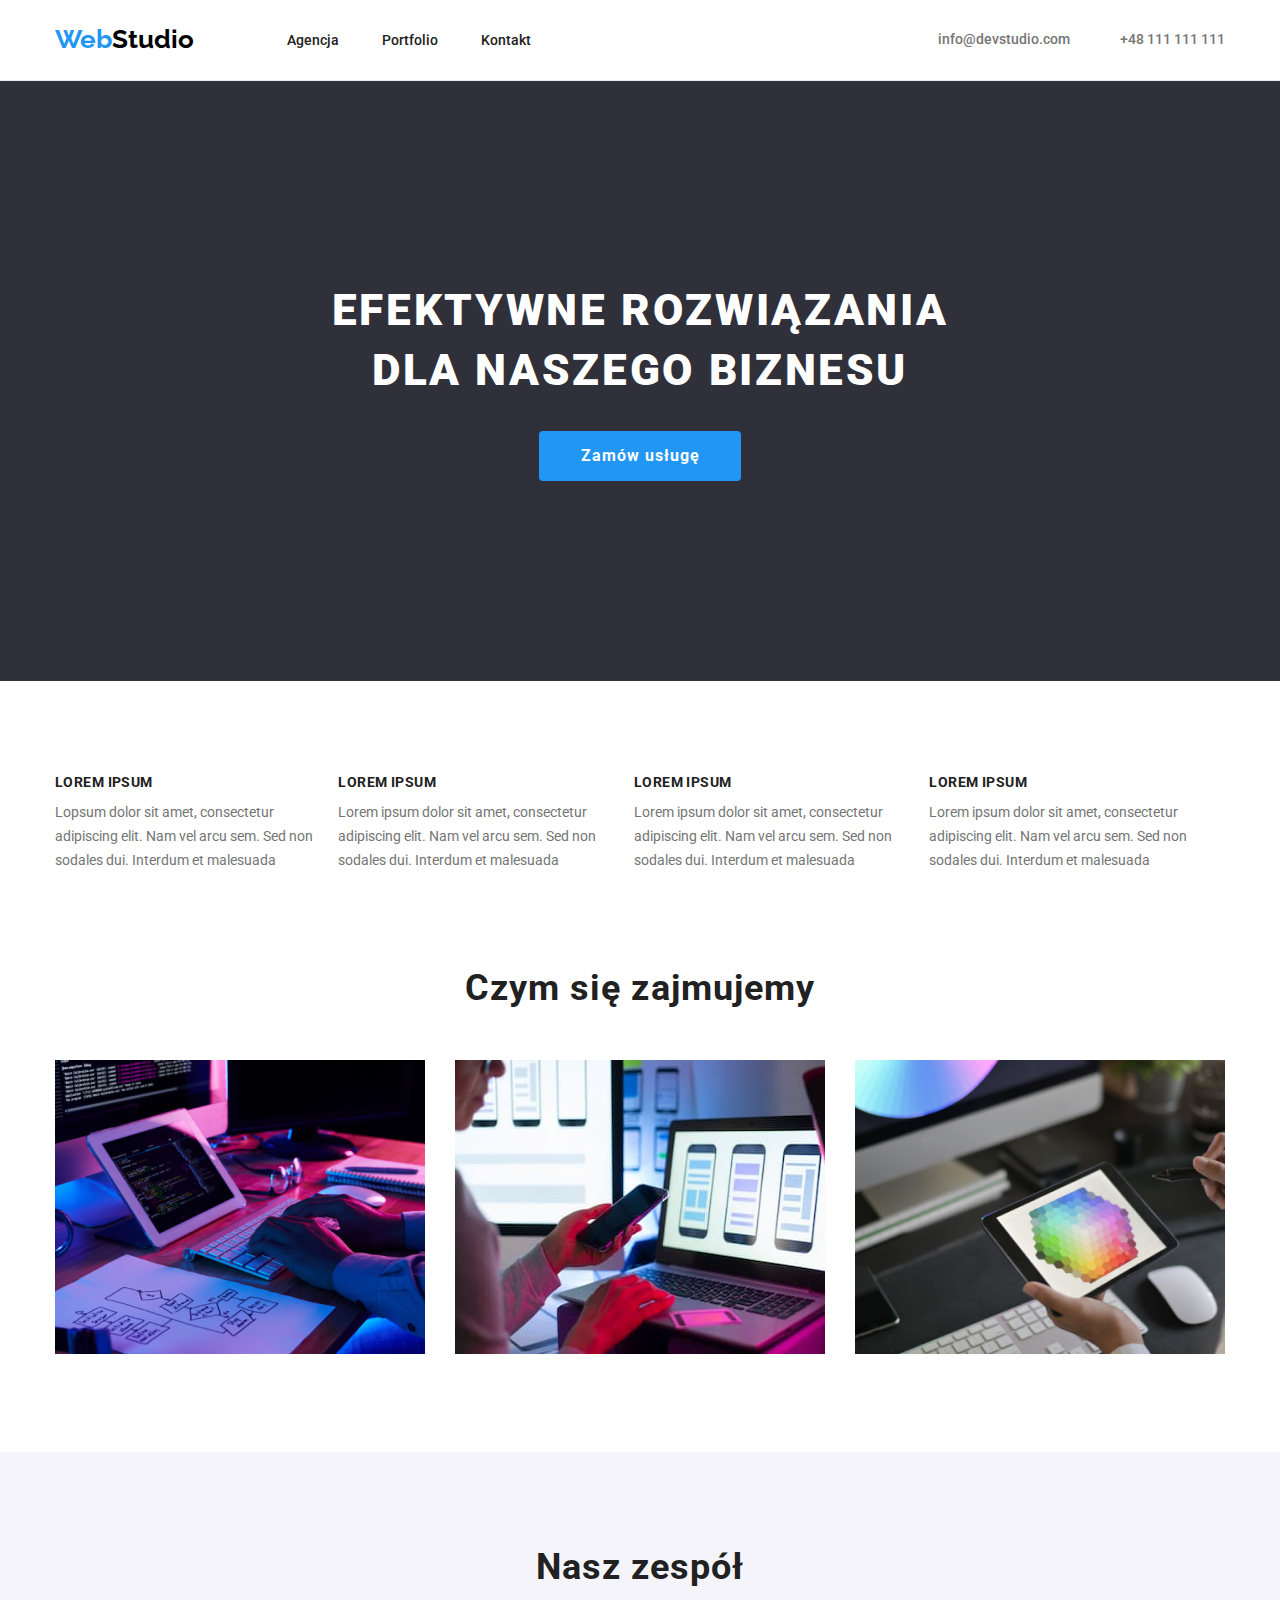
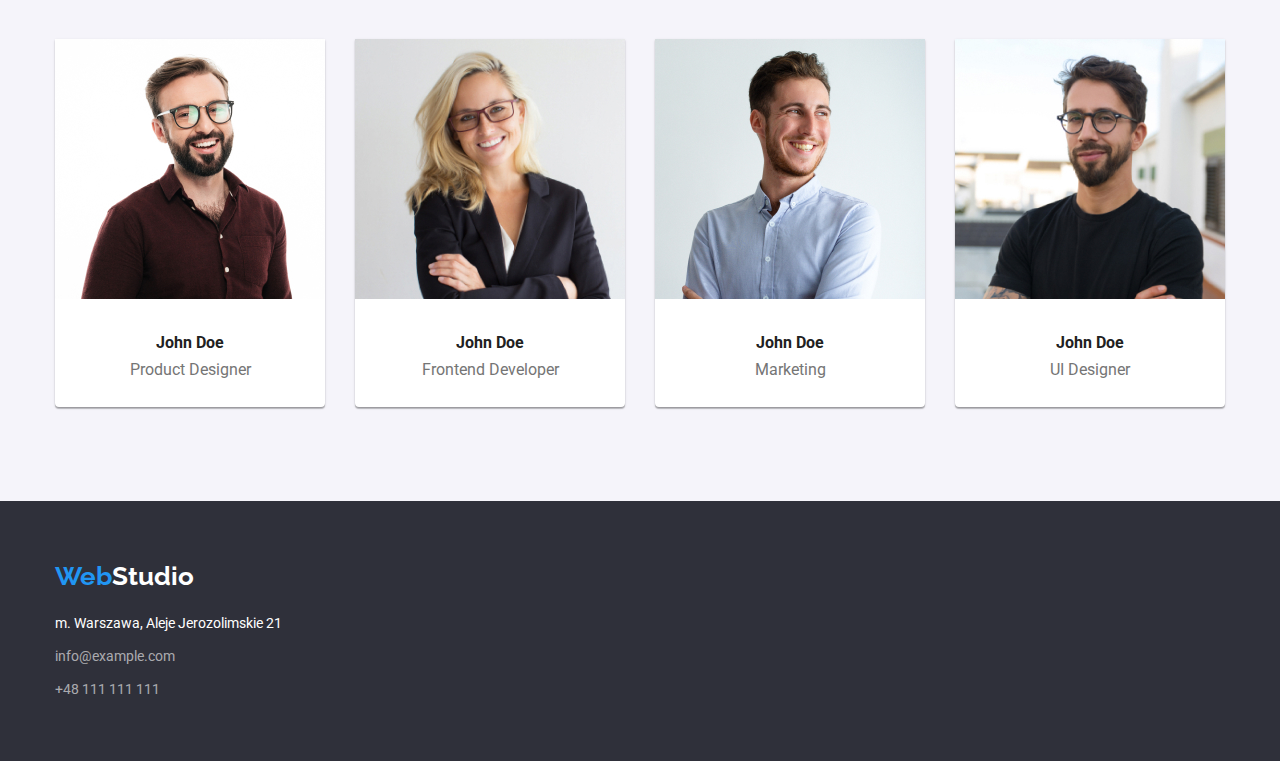
<file: index.html>
<!DOCTYPE html>
<html lang="pl">
    <head>
        <meta charset="UTF-8" />
        <meta http-equiv="X-UA-Compatible" content="IE=edge" />
        <meta name="viewport" content="width=device-width, initial-scale=1.0" />
        <title>Homework 1</title>
        <link rel="preconnect" href="https://fonts.googleapis.com" />
        <link rel="preconnect" href="https://fonts.gstatic.com" crossorigin />
        <link
            href="https://fonts.googleapis.com/css2?family=Raleway:wght@700&family=Roboto:wght@400;500;700;900&display=swap"
            rel="stylesheet"
        />
        <link
            rel="stylesheet"
            href="https://cdnjs.cloudflare.com/ajax/libs/modern-normalize/1.1.0/modern-normalize.min.css"
            integrity="sha512-wpPYUAdjBVSE4KJnH1VR1HeZfpl1ub8YT/NKx4PuQ5NmX2tKuGu6U/JRp5y+Y8XG2tV+wKQpNHVUX03MfMFn9Q=="
            crossorigin="anonymous"
            referrerpolicy="no-referrer"
        />
        <link rel="stylesheet" href="./css/styles.css" />
    </head>
    <body>
        <header class="header">
            <div class="container">
                <nav class="nav">
                    <a class="logo" href="/">
                        Web<span class="studio-black">Studio</span>
                    </a>
                    <ul class="menu-list">
                        <li>
                            <a class="menu-item" href="./index.html">Agencja</a>
                        </li>
                        <li>
                            <a class="menu-item" href="./portfolio.html"
                                >Portfolio</a
                            >
                        </li>
                        <li><a class="menu-item" href="#">Kontakt</a></li>
                    </ul>
                </nav>
                <div class="contacts">
                    <a class="contacts-item" href="mailto:info@devstudio.com">
                        info@devstudio.com</a
                    >
                    <a class="contacts-item" href="tel:+48111111111">
                        +48 111 111 111</a
                    >
                </div>
            </div>
        </header>
        <main>
            <section class="section hero">
                <div class="container">
                    <h1 class="hero-title">
                        Efektywne rozwiązania dla naszego biznesu
                    </h1>
                    <button class="hero-btn" type="button">Zamów usługę</button>
                </div>
            </section>
            <section class="section articles">
                <div class="container">
                    <ul class="articles-list">
                        <li>
                            <h3 class="articles-title">Lorem Ipsum</h3>
                            <p class="articles-items">
                                Lopsum dolor sit amet, consectetur adipiscing
                                elit. Nam vel arcu sem. Sed non sodales dui.
                                Interdum et malesuada
                            </p>
                        </li>
                        <li>
                            <h3 class="articles-title">Lorem Ipsum</h3>
                            <p class="articles-items">
                                Lorem ipsum dolor sit amet, consectetur
                                adipiscing elit. Nam vel arcu sem. Sed non
                                sodales dui. Interdum et malesuada
                            </p>
                        </li>
                        <li>
                            <h3 class="articles-title">Lorem Ipsum</h3>
                            <p class="articles-items">
                                Lorem ipsum dolor sit amet, consectetur
                                adipiscing elit. Nam vel arcu sem. Sed non
                                sodales dui. Interdum et malesuada
                            </p>
                        </li>
                        <li>
                            <h3 class="articles-title">Lorem Ipsum</h3>
                            <p class="articles-items">
                                Lorem ipsum dolor sit amet, consectetur
                                adipiscing elit. Nam vel arcu sem. Sed non
                                sodales dui. Interdum et malesuada
                            </p>
                        </li>
                    </ul>
                </div>
            </section>
            <section class="section services">
                <div class="container">
                    <h2 class="services-title">Czym się zajmujemy</h2>
                    <ul class="services-list">
                        <li class="services-photo">
                            <img
                                src="images/photo1.jpg"
                                width="370"
                                height="294"
                                alt="programming"
                            />
                        </li>
                        <li class="services-photo">
                            <img
                                src="images/photo2.jpg"
                                width="370"
                                height="294"
                                alt="smartphone and laptop"
                            />
                        </li>
                        <li class="services-photo">
                            <img
                                src="images/photo3.jpg"
                                width="370"
                                height="294"
                                alt="colors checking"
                            />
                        </li>
                    </ul>
                </div>
            </section>
            <section class="section team">
                <div class="container">
                    <h2 class="team-title">Nasz zespół</h2>
                    <ul class="team-list">
                        <li class="team-photo">
                            <img src="images/photo4.jpg" alt="photo of a man" />
                            <h3 class="employees">John Doe</h3>
                            <p class="employees-description">
                                Product Designer
                            </p>
                        </li>
                        <li class="team-photo">
                            <img
                                src="images/photo5.jpg"
                                alt="photo of a woman"
                            />
                            <h3 class="employees">John Doe</h3>
                            <p class="employees-description">
                                Frontend Developer
                            </p>
                        </li>
                        <li class="team-photo">
                            <img src="images/photo6.jpg" alt="photo of a man" />
                            <h3 class="employees">John Doe</h3>
                            <p class="employees-description">Marketing</p>
                        </li>
                        <li class="team-photo">
                            <img src="images/photo7.jpg" alt="photo of a man" />
                            <h3 class="employees">John Doe</h3>
                            <p class="employees-description">UI Designer</p>
                        </li>
                    </ul>
                </div>
            </section>
        </main>
        <footer class="footer">
            <div class="container">
                <a class="logo" href="/">
                    Web<span class="studio-white">Studio</span>
                </a>
                <address class="address-footer">
                    <span class="address"
                        >m. Warszawa, Aleje Jerozolimskie 21</span
                    >
                    <a class="contacts-footer" href="mailto:info@example.com">
                        info@example.com
                    </a>
                    <a class="contacts-footer" href="tel:+48111111111">
                        +48 111 111 111
                    </a>
                </address>
            </div>
        </footer>
    </body>
</html>
</file>
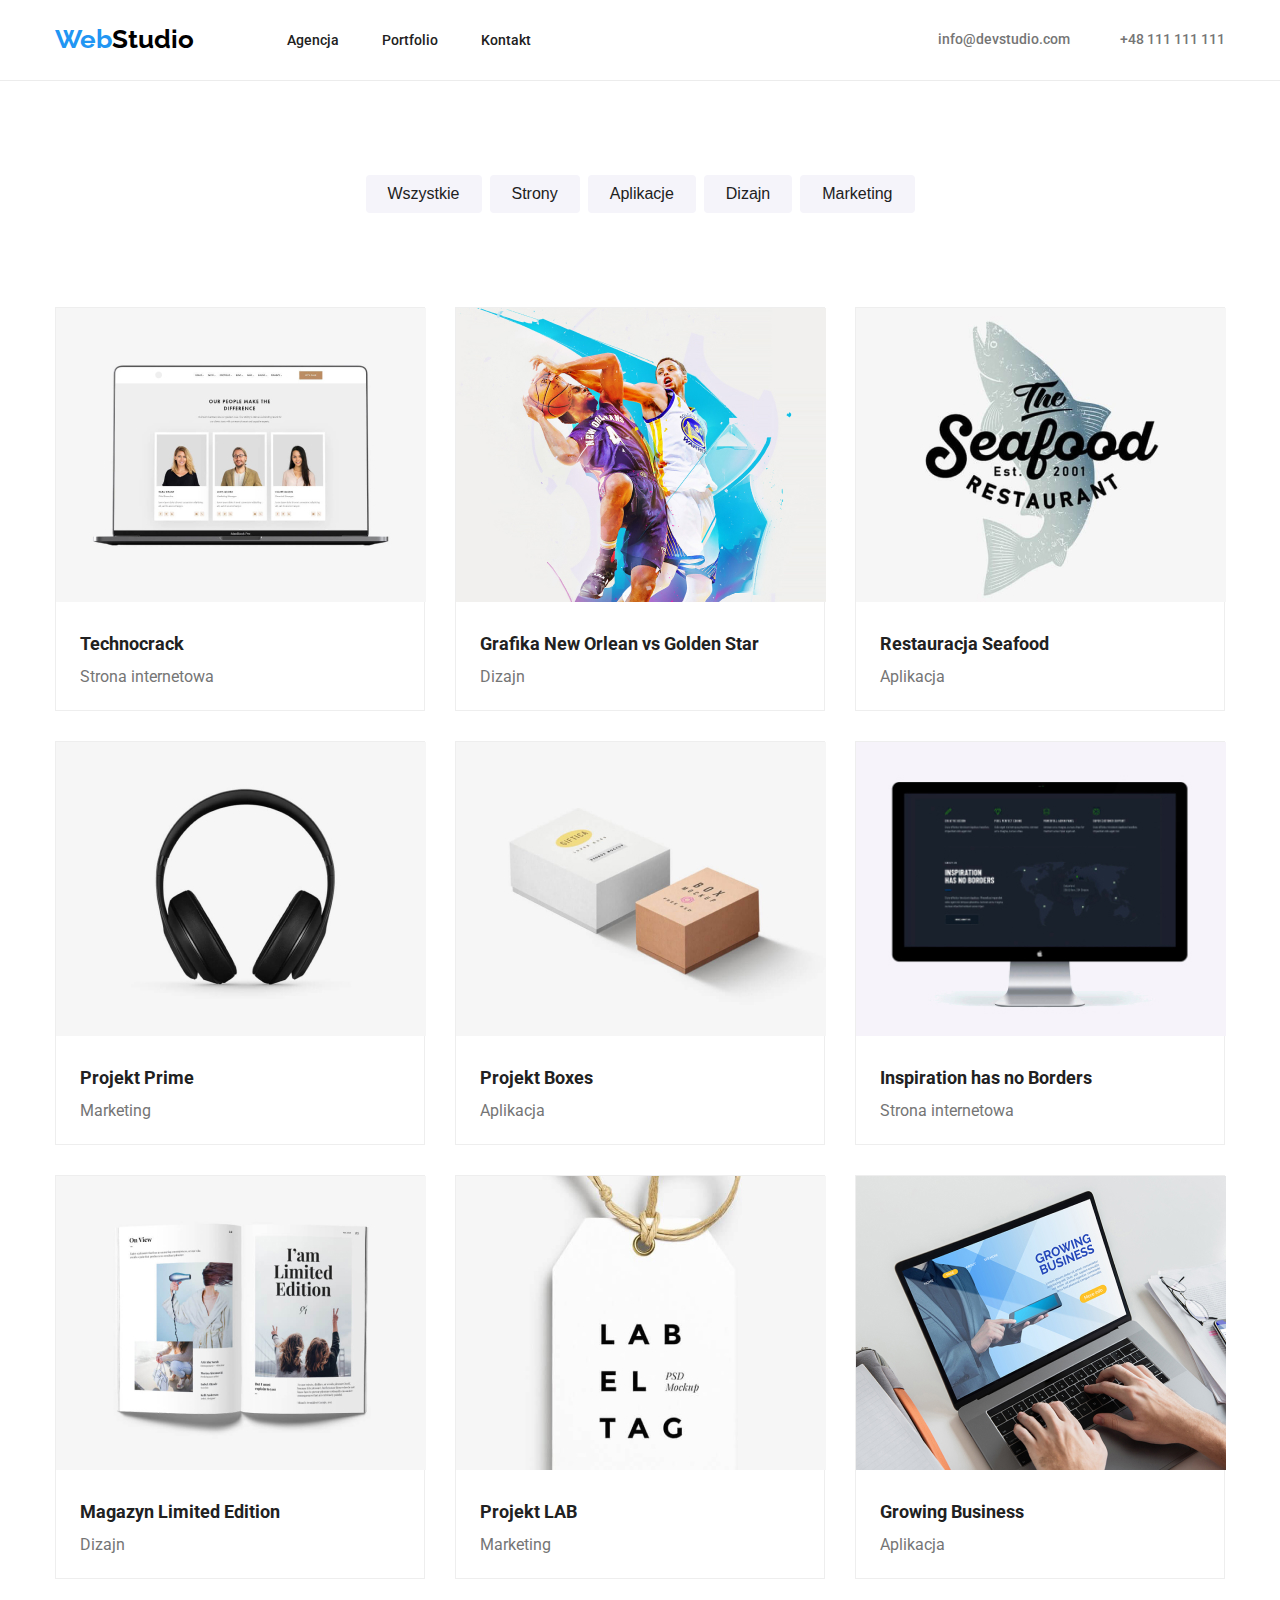
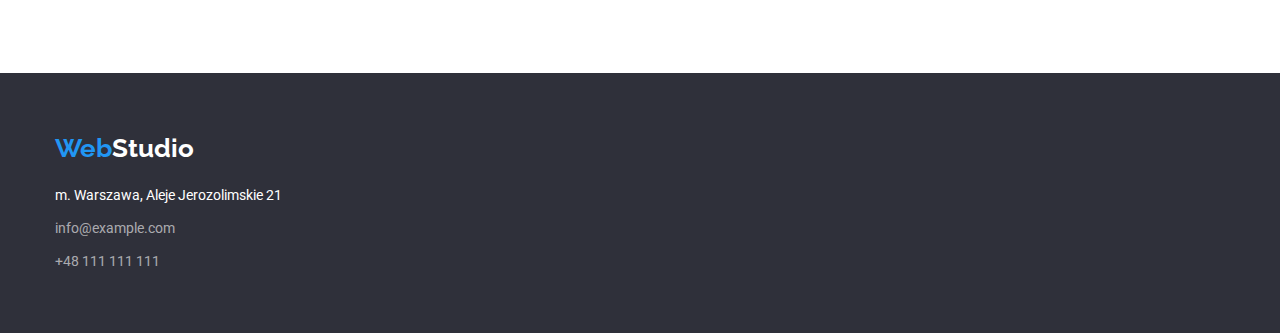
<file: portfolio.html>
<!DOCTYPE html>
<html lang="pl">
    <head class="head">
        <meta charset="UTF-8" />
        <meta http-equiv="X-UA-Compatible" content="IE=edge" />
        <meta name="viewport" content="width=device-width, initial-scale=1.0" />
        <title>Homework 2</title>
        <link rel="preconnect" href="https://fonts.googleapis.com" />
        <link rel="preconnect" href="https://fonts.gstatic.com" crossorigin />
        <link
            href="https://fonts.googleapis.com/css2?family=Raleway:wght@700&family=Roboto:wght@400;500;700;900&display=swap"
            rel="stylesheet"
        />
        <link
            rel="stylesheet"
            href="https://cdnjs.cloudflare.com/ajax/libs/modern-normalize/1.1.0/modern-normalize.min.css"
            integrity="sha512-wpPYUAdjBVSE4KJnH1VR1HeZfpl1ub8YT/NKx4PuQ5NmX2tKuGu6U/JRp5y+Y8XG2tV+wKQpNHVUX03MfMFn9Q=="
            crossorigin="anonymous"
            referrerpolicy="no-referrer"
        />
        <link rel="stylesheet" href="css/styles.css" />
    </head>
    <body>
        <header class="header">
            <div class="container">
                <nav class="nav">
                    <a class="logo" href="/">
                        Web<span class="studio-black">Studio</span>
                    </a>
                    <ul class="menu-list">
                        <li>
                            <a class="menu-item" href="./index.html">Agencja</a>
                        </li>
                        <li>
                            <a class="menu-item" href="./portfolio.html"
                                >Portfolio</a
                            >
                        </li>
                        <li><a class="menu-item" href="#">Kontakt</a></li>
                    </ul>
                </nav>
                <div class="contacts">
                    <a class="contacts-item" href="mailto:info@devstudio.com">
                        info@devstudio.com</a
                    >
                    <a class="contacts-item" href="tel:+48111111111">
                        +48 111 111 111</a
                    >
                </div>
            </div>
        </header>
        <main>
            <div class="container">
                <ul class="categories">
                    <li>
                        <button class="categories-button" type="button">
                            Wszystkie
                        </button>
                    </li>
                    <li>
                        <button class="categories-button" type="button">
                            Strony
                        </button>
                    </li>
                    <li>
                        <button class="categories-button" type="button">
                            Aplikacje
                        </button>
                    </li>
                    <li>
                        <button class="categories-button" type="button">
                            Dizajn
                        </button>
                    </li>
                    <li>
                        <button class="categories-button" type="button">
                            Marketing
                        </button>
                    </li>
                </ul>
            </div>
            <section class="section projects">
                <div class="container">
                    <ul class="projects-list">
                        <li class="procjects-photo">
                            <img src="images/picture1.jpg" alt="computer" />
                            <h3 class="project-list-name">Technocrack</h3>
                            <p class="project-list-items">Strona internetowa</p>
                        </li>
                        <li class="procjects-photo">
                            <img
                                src="images/picture2.jpg"
                                alt=" basketball players"
                            />
                            <h3 class="project-list-name">
                                Grafika New Orlean vs Golden Star
                            </h3>
                            <p class="project-list-items">Dizajn</p>
                        </li>
                        <li class="procjects-photo">
                            <img src="images/picture3.jpg" alt="logo" />
                            <h3 class="project-list-name">
                                Restauracja Seafood
                            </h3>
                            <p class="project-list-items">Aplikacja</p>
                        </li>
                        <li class="procjects-photo">
                            <img src="images/picture4.jpg" alt="headphones" />
                            <h3 class="project-list-name">Projekt Prime</h3>
                            <p class="project-list-items">Marketing</p>
                        </li>
                        <li class="procjects-photo">
                            <img src="images/picture5.jpg" alt="boxes" />
                            <h3 class="project-list-name">Projekt Boxes</h3>
                            <p class="project-list-items">Aplikacja</p>
                        </li>
                        <li class="procjects-photo">
                            <img src="images/picture6.jpg" alt="computer" />
                            <h3 class="project-list-name">
                                Inspiration has no Borders
                            </h3>
                            <p class="project-list-items">Strona internetowa</p>
                        </li>
                        <li class="procjects-photo">
                            <img src="images/picture7.jpg" alt="newspaper" />
                            <h3 class="project-list-name">
                                Magazyn Limited Edition
                            </h3>
                            <p class="project-list-items">Dizajn</p>
                        </li>
                        <li class="procjects-photo">
                            <img src="images/picture8.jpg" alt="labeltag" />
                            <h3 class="project-list-name">Projekt LAB</h3>
                            <p class="project-list-items">Marketing</p>
                        </li>
                        <li class="procjects-photo">
                            <img src="images/picture9.jpg" alt="computer" />
                            <h3 class="project-list-name">Growing Business</h3>
                            <p class="project-list-items">Aplikacja</p>
                        </li>
                    </ul>
                </div>
            </section>
        </main>
        <footer class="footer">
            <div class="container">
                <a class="logo" href="/">
                    Web<span class="studio-white">Studio</span>
                </a>
                <address class="address-footer">
                    <span class="address"
                        >m. Warszawa, Aleje Jerozolimskie 21</span
                    >
                    <a class="contacts-footer" href="mailto:info@example.com">
                        info@example.com
                    </a>
                    <a class="contacts-footer" href="tel:+48111111111">
                        +48 111 111 111
                    </a>
                </address>
            </div>
        </footer>
    </body>
</html>
</file>
<file: css/styles.css>
:root {
    --brand-color: #212121;
    --color: #2196f3;
    --color2: #757575;
    --color3: #2f303a;
    --color4: #ffffff;
    --color5: rgba(255, 255, 255, 0.6);
    --color6: #0000;
}
* {
    box-sizing: border-box;
    margin: 0;
    padding: 0;
}
body {
    font-family: 'Roboto', sans-serif;
    color: var(--brand-color);
}
ul {
    list-style: none;
}
.section {
    padding: 94px 0px;
}
.container {
    margin: 0 auto;
    max-width: 1200px;
    width: 100%;
    padding: 0 15px;
}

/* HEADER */

.header {
    padding: 24px 0 25px;
    border-bottom: 1px solid #ececec;
}
.header > .container {
    display: flex;
    align-items: center;
    justify-content: space-between;
}
.logo {
    text-decoration: none;
    font-family: 'Raleway';
    font-style: normal;
    font-weight: 700;
    font-size: 26px;
    line-height: 1.2;
    color: var(--color);
}
.studio-white {
    color: #ffffff;
}
.studio-black {
    color: #000;
}
.nav {
    display: flex;
    align-items: center;
}
.menu-list {
    display: flex;
    gap: 43px;
    margin-left: 93px;
}
.menu-item {
    text-decoration: none;
    font-weight: 500;
    font-size: 14px;
    line-height: 1.1;
    color: var(--brand-color);
}
.menu-item:is(:hover, :focus) {
    color: var(--color);
}
.contacts {
    display: flex;
    gap: 50px;
}
.contacts-item {
    text-decoration: none;
    font-weight: 500;
    font-size: 14px;
    line-height: 1.1;
    color: var(--color2);
}
.contacts-item:is(:hover, :focus) {
    color: var(--color);
}
/* HEADER */

/* INDEX */

/* HERO */

.hero {
    background-color: var(--color3);
    padding: 200px 0;
    text-align: center;
}
.hero-title {
    font-weight: 900;
    font-size: 44px;
    line-height: 1.3636;
    text-align: center;
    letter-spacing: 0.06em;
    text-transform: uppercase;
    color: var(--color4);
    max-width: 696px;
    margin: 0 auto;
}
.hero-btn {
    font-family: 'Roboto', sans-serif;
    font-weight: 700;
    font-size: 16px;
    color: var(--color4);
    padding: 10px 41px 10px 42px;
    background: var(--color);
    line-height: 1.875;
    letter-spacing: 0.06em;
    border: none;
    border-radius: 4px;
    margin-top: 30px;
}

/* HERO */

/* ARTICLES */

.articles-list {
    display: flex;
    justify-content: space-between;
    align-items: center;
}
.articles-title {
    font-weight: 700;
    font-size: 14px;
    line-height: 1.1;
    letter-spacing: 0.03em;
    text-transform: uppercase;
    color: var(--brand-color);
    text-align: left;
    margin-bottom: 10px;
}
.articles-items {
    font-size: 14px;
    line-height: 1.714;
    color: var(--color2);
    text-align: left;
    gap: 30px;
}

/* ARTICLES */

/* SERVICES */

.services {
    margin-top: -94px;
}
.services-title {
    font-weight: 700;
    font-size: 36px;
    line-height: 1.2;
    text-align: center;
    letter-spacing: 0.03em;
    color: var(--brand-color);
    margin-bottom: 50px;
}
.services-list {
    display: flex;
    justify-content: space-between;
    align-items: center;
}
.services-photo {
    gap: 30px;
}

/* SERVICES */

/* TEAM */

.team {
    background-color: #f5f4fa;
}

.team-list {
    display: flex;
    justify-content: space-between;
}

.team-title {
    font-weight: 700;
    font-size: 36px;
    line-height: 1.2;
    text-align: center;
    letter-spacing: 0.03em;
    color: var(--brand-color);
    padding-bottom: 50px;
}

.employees {
    font-size: 16px;
    line-height: 1.2;
    color: var(--brand-color);
    text-align: center;
    padding-top: 30px;
}
.employees-description {
    font-size: 16px;
    line-height: 1.2;
    color: var(--color2);
    text-align: center;
    padding-top: 8px;
}

.team-photo {
    background-color: var(--color4);
    box-shadow: 0px 1px 3px rgba(0, 0, 0, 0.12), 0px 1px 1px rgba(0, 0, 0, 0.14),
        0px 2px 1px rgba(0, 0, 0, 0.2);
    border-radius: 0px 0px 4px 4px;
    width: 270px;
    height: 368px;
    left: 815px;
    top: 1635px;
    gap: 30px;
}

/* TEAM */

/* INDEX */

/* PORTFOLIO */

/* CATEGORIES */

.categories {
    display: flex;
    justify-content: center;
    gap: 8px;
    margin-top: 94px;
}

.categories-button {
    font-weight: 500;
    font-size: 16px;
    line-height: 1.6;
    text-align: center;
    color: var(--brand-color);
    cursor: pointer;
    background: #f5f4fa;
    padding: 6px 22px;
    border: none;
    border-radius: 4px;
}

.categories-button:is(:hover, :focus) {
    background-color: var(--color);
    color: var(--color4);
}

/* CATEGORIES */

/* PROJECTS */

.projects-list {
    display: flex;
    flex-wrap: wrap;
    justify-content: space-between;
    row-gap: 30px;
}
.project-list-name {
    font-style: normal;
    font-weight: 700;
    font-size: 18px;
    line-height: 2;
    color: var(--brand-color);
    margin-left: 24px;
    padding-top: 20px;
}
.project-list-items {
    font-weight: 400;
    font-size: 16px;
    line-height: 1.9;
    color: var(--color2);
    margin-left: 24px;
}
.procjects-photo {
    border: 1px solid #eeeeee;
    width: 370px;
    height: 404px;
    left: 215px;
    top: 1130px;
}

/* PROJECTS */

/* PORTFOLIO */

/* FOOTER */

.footer {
    background: var(--color3);
    padding: 60px 0;
}
.address {
    font-style: normal;
    font-size: 14px;
    line-height: 1.7;
    color: var(--color4);
}

.address-footer {
    margin-top: 20px;
    display: flex;
    flex-direction: column;
    gap: 9px;
}
.contacts-footer {
    text-decoration: none;
    font-style: normal;
    font-size: 14px;
    line-height: 1.7;
    color: var(--color5);
}
.contacts-footer:is(:hover, :focus) {
    color: var(--color);
}

/* FOOTER */
</file>
